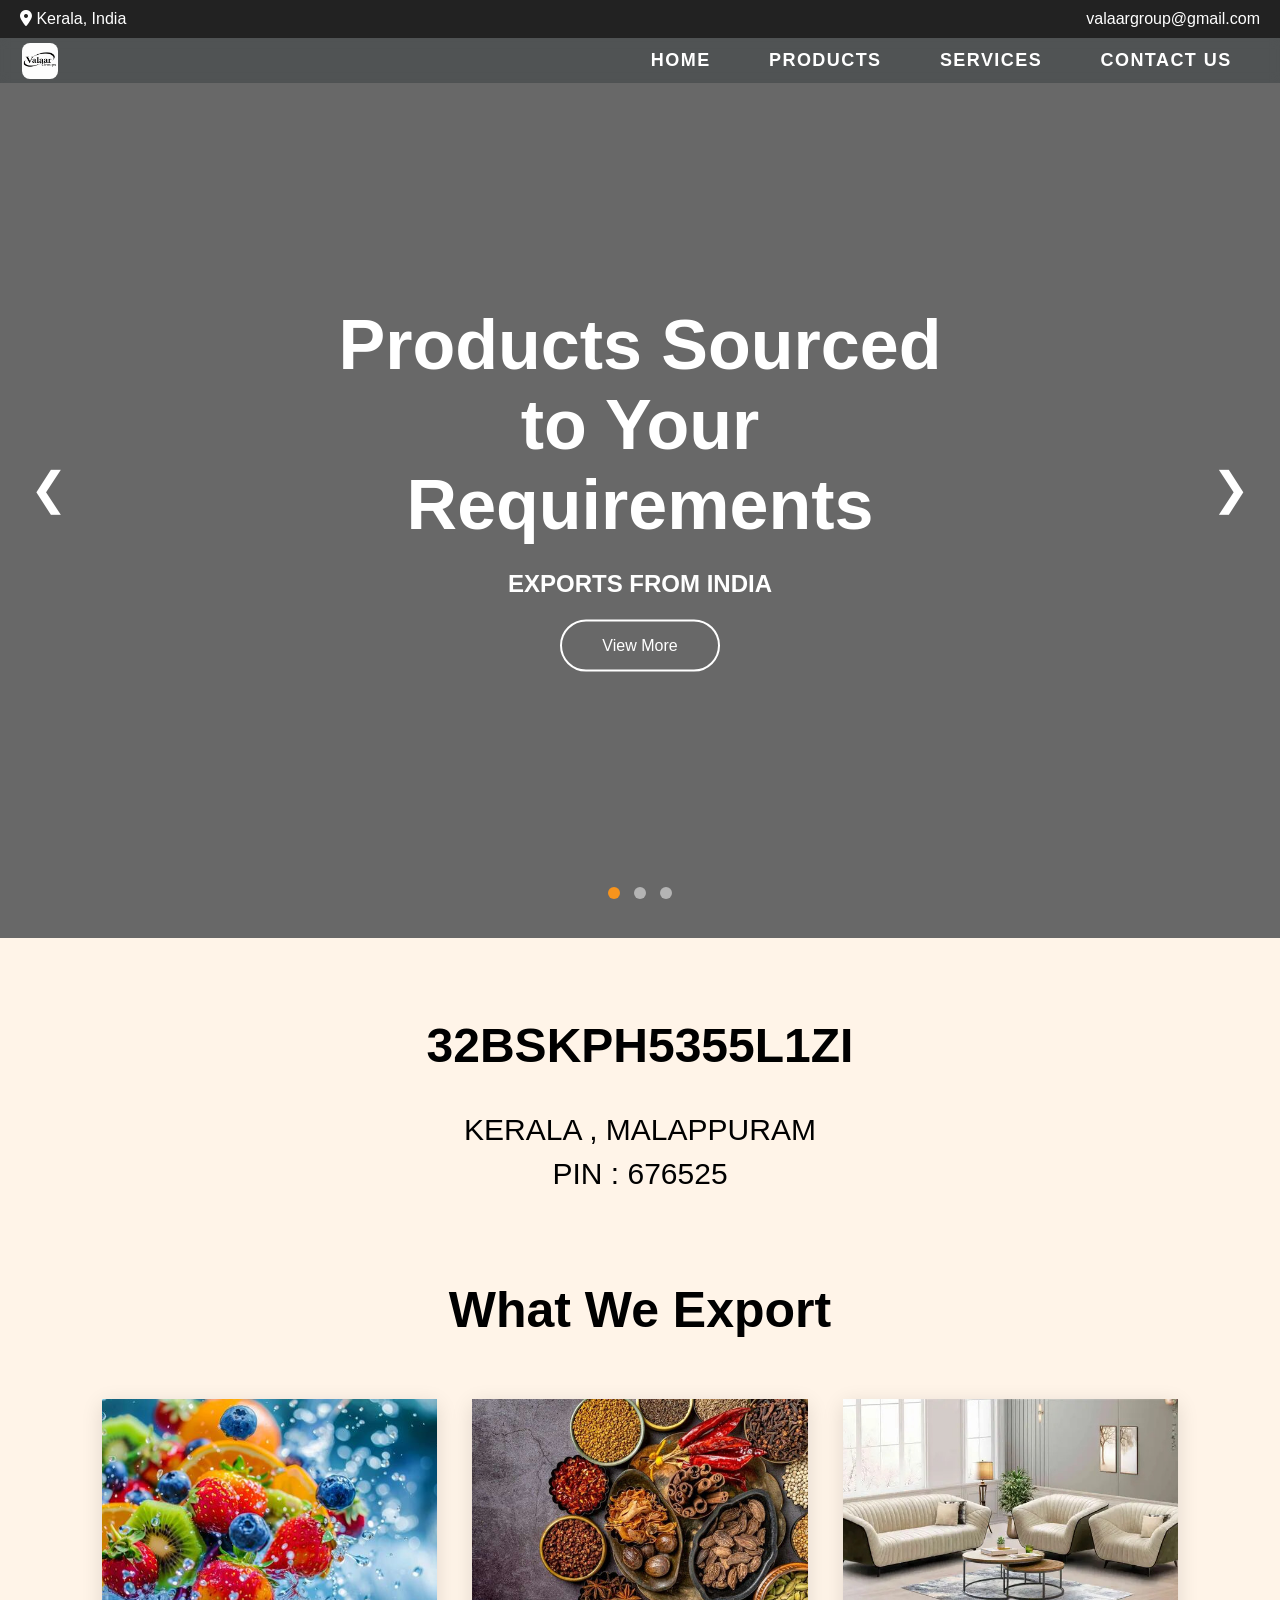
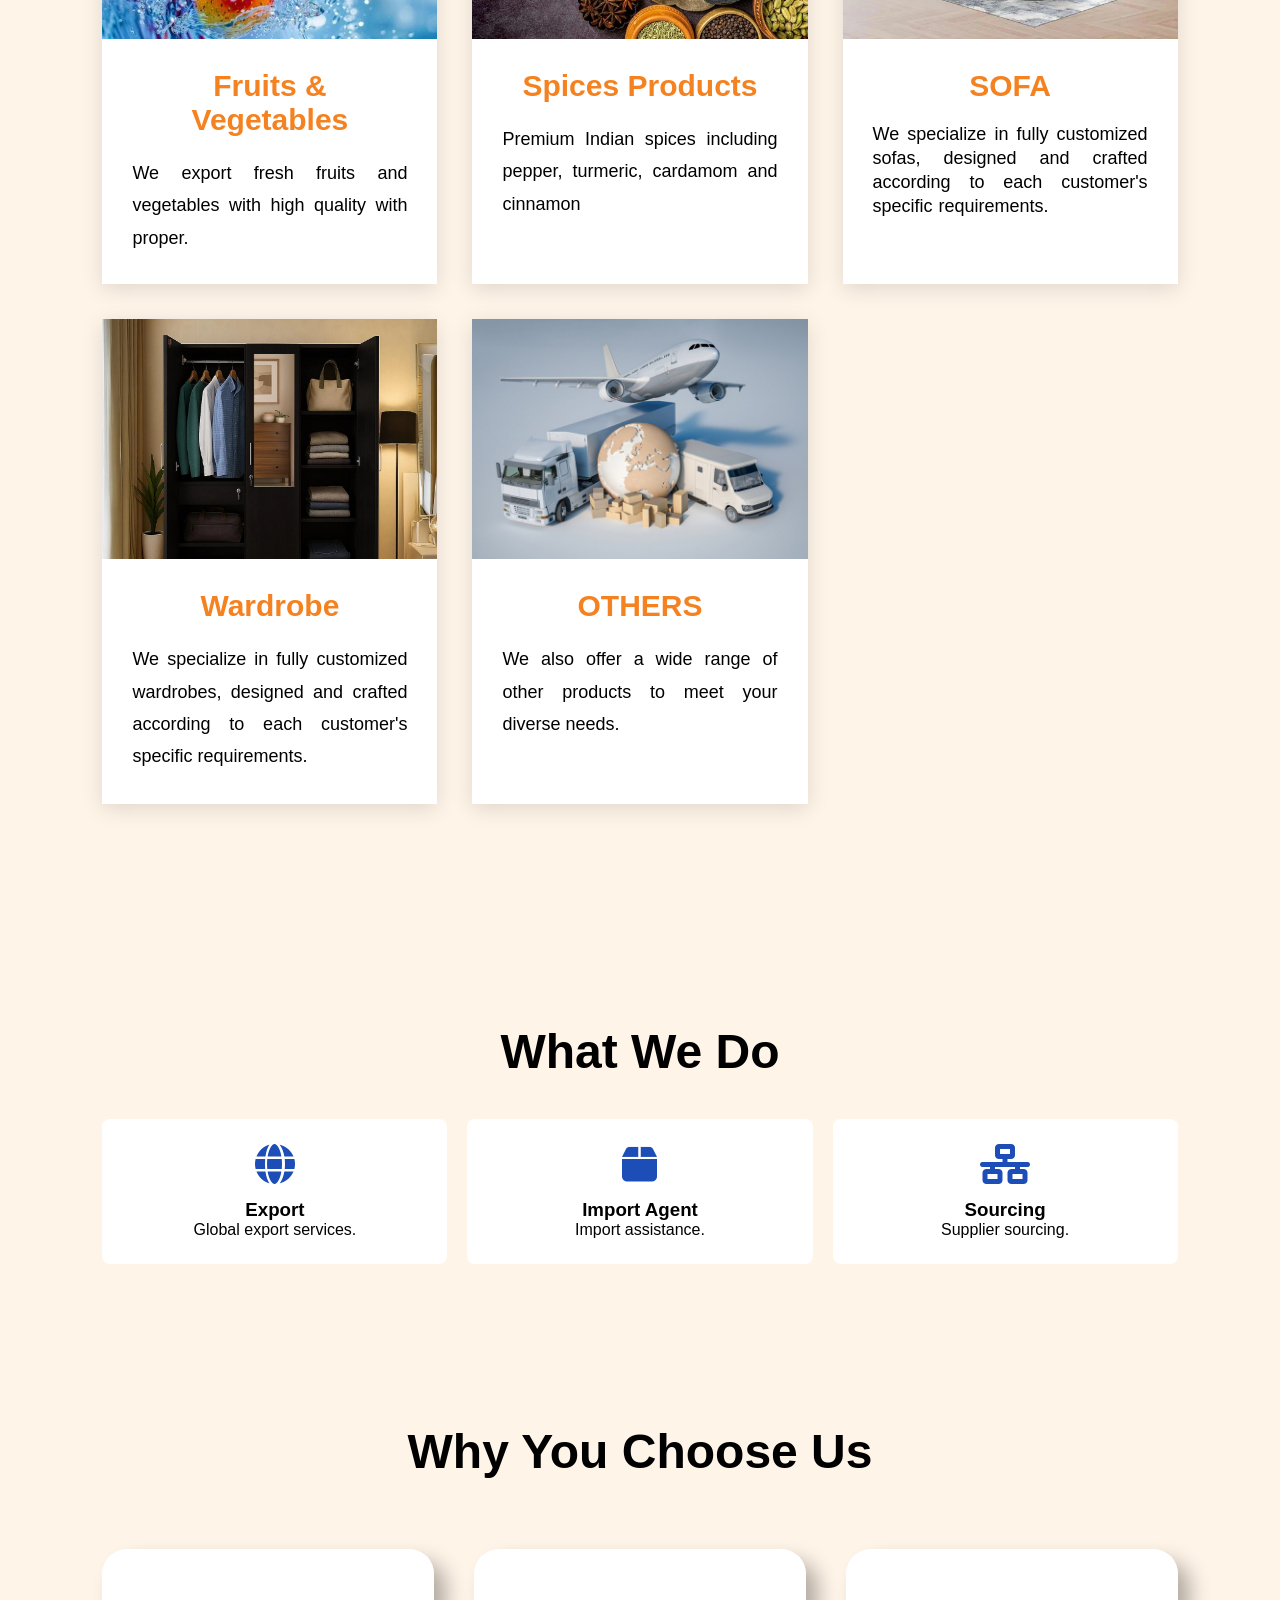
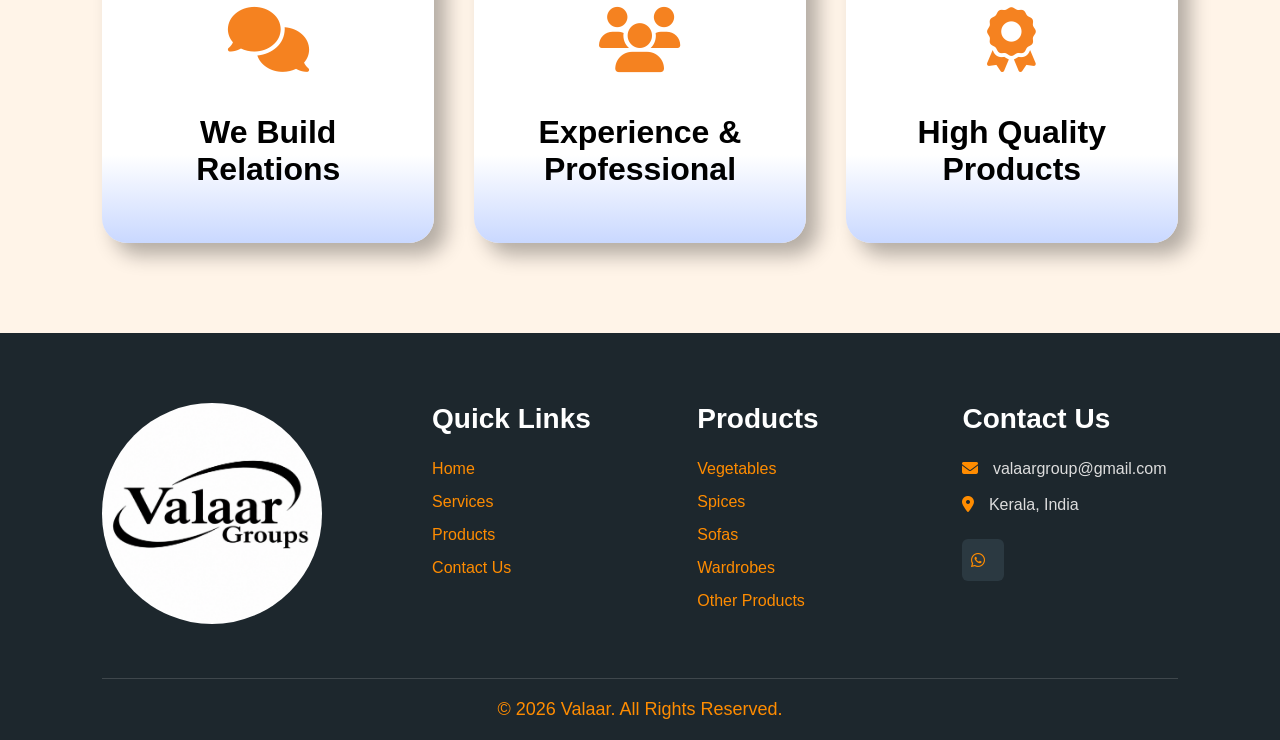
<file: index.html>
<!DOCTYPE html><html><head><meta charset='UTF-8'><meta name='viewport' content='width=device-width,initial-scale=1'>
<title>D Vertex</title><link rel='stylesheet' href='css/style.css'>
<a href="fruits.html" class="export-link">
<a href="spices.html" class="export-link">
<a href="sofa.html" class="export-link">
<a href="wardrobe.html" class="export-link">
<link rel="stylesheet" href="https://cdnjs.cloudflare.com/ajax/libs/font-awesome/6.6.0/css/all.min.css"></head>
<body id="top">
<div class="top-bar home-info-bar"><span><i class="fa fa-location-dot"></i> Kerala, India</span><span>valaargroup@gmail.com</span></div>

<section class="hero">
    <nav class="menu-bar hero-nav">
        <a href="index.html" class="menu-logo">
            <img src="images/Valaar Groups logo.png" alt="Valaar Groups home">
        </a>
    
        <ul>
            <li><a href="index.html" aria-current="page">HOME</a></li>
            <li><a href="#products">PRODUCTS</a></li>
            <li><a href="#services">SERVICES</a></li>
            <li><a href="contact.html">CONTACT US</a></li>
        </ul>
    </nav>

    <div class="slides">
    <div class="slide active">
        <picture>
            <source media="(max-width: 900px)" srcset="images/bed1-mobile.jpg">
            <img src="images/bed1.jpg" alt="Bed 1">
        </picture>
    </div>

    <div class="slide">
        <picture>
            <source media="(max-width: 900px)" srcset="images/bed2-mobile.jpg">
            <img src="images/bed2.jpg" alt="Bed 2">
        </picture>
    </div>

    <div class="slide">
        <picture>
            <source media="(max-width: 900px)" srcset="images/bed3-mobile.jpg">
            <img src="images/bed3.jpg" alt="Bed 3">
        </picture>
    </div>
</div>

    <div class="overlay"></div>

    <div class="hero-content">

        <h1>Products Sourced to Your Requirements</h1>
        <h2>EXPORTS FROM INDIA</h2>

        <a href="#membership" class="btn">View More</a>

    </div>

    <button class="prev">&#10094;</button>
    <button class="next">&#10095;</button>

    <div class="dots">
        <span class="dot active"></span>
        <span class="dot"></span>
        <span class="dot"></span>
    </div>

</section>

<section class="membership" id="membership">

   <!--<div class="container">

        <h2>Membership & Certification</h2>

        <div class="certificate-grid">

            <div class="certificate">
                <img src="images/gcci.png" alt="GCCI">
            </div>

            <div class="certificate">
                <img src="images/msme.png" alt="MSME">
            </div>

            <div class="certificate">
                <img src="images/udyam.png" alt="Udyam">
            </div>

        </div>

    </div>-->

    
    <div class="container">
        <h2>32BSKPH5355L1ZI</h2>
        <p>KERALA , MALAPPURAM</p>
        <P>PIN : 676525 </P>
    </div>


</section>


<section class="export-section" id="products">

    <h2>What We Export</h2>

    <div class="export-container">

        <!-- Card 1 -->
        <a href="fruits.html" class="export-link">
            <div class="export-card">

                <img src="images/fruits.jpg" alt="Fruits">

                <div class="card-content">
                    <h3>Fruits & Vegetables</h3>

                    <p>
                        We export fresh fruits and vegetables with high quality with
                        proper.
                    </p>
                </div>

            </div>
        </a>

        <!-- Card 2 -->
        <a href="spices.html" class="export-link">
            <div class="export-card">

                <img src="images/spices.jpg" alt="Spices">

                <div class="card-content">
                    <h3>Spices Products</h3>

                    <p>
                        Premium Indian spices including pepper, turmeric,
                        cardamom and cinnamon
                    </p>
                </div>

            </div>
        </a>

        <!-- Card 3 -->
        <a href="sofa.html" class="export-link">
            <div class="export-card">

                <img src="images/Sofa/Champagne Cream.jpg" alt="Grocery">

                <div class="card-content">
                    <h3>SOFA</h3>

                    <p>
                        We specialize in fully customized sofas, designed and crafted according to each customer's specific requirements.
                    </p>
                </div>

            </div>
        </a>
        <!-- Card 4 -->
        <a href="wardrobe.html" class="export-link">
            <div class="export-card">

                <img src="images/Almara/Matte Black Wooden Wardrobe.jpg" alt="Grocery">

                <div class="card-content">
                    <h3>Wardrobe</h3>

                    <p>
                       We specialize in fully customized wardrobes, designed and crafted according to each customer's specific requirements.
                    </p>
                </div>

            </div>
        </a>
         <!-- Card 5 -->
        <a href="contact.html" class="export-link">
            <div class="export-card">

                <img src="images/OTHERS.jpg" alt="Other Products">

                <div class="card-content">
                    <h3>OTHERS</h3> 

                    <p>
                        We also offer a wide range of other products to meet your diverse needs.
                    </p>
                </div>

            </div>
        </a>

    </div>

</section>


<section class="what" id="services">
    <h2>What We Do</h2>

    <div class="grid">
        <div class="card">
            <i class="fa fa-globe"></i>
            <h3>Export</h3>
            <p>Global export services.</p>
        </div>

        <div class="card">
            <i class="fa fa-box"></i>
            <h3>Import Agent</h3>
            <p>Import assistance.</p>
        </div>

       <!--v class="card">
            <i class="fa fa-users"></i>
            <h3>Consultancy</h3>
            <p>Training &amp; consultancy.</p>
        </div>-->

        <div class="card">
            <i class="fa fa-network-wired"></i>
            <h3>Sourcing</h3>
            <p>Supplier sourcing.</p>
        </div>
    </div>
</section>

<section class="choose-us">

    <div class="container">

        <h2>Why You Choose Us</h2>

        <div class="choose-grid">

            <!-- Card 1 -->
            <div class="choose-card">

                <div class="icon">
                    <i class="fas fa-comments"></i>
                </div>

                <h3>We Build Relations</h3>

            </div>

            <!-- Card 2 -->
            <div class="choose-card">

                <div class="icon">
                    <i class="fas fa-users"></i>
                </div>

                <h3>Experience & Professional</h3>

            </div>

            <!-- Card 3 -->
            <div class="choose-card">

                <div class="icon">
                    <i class="fas fa-award"></i>
                </div>

                <h3>High Quality Products</h3>

            </div>

        </div>

    </div>

</section>

<footer class="footer">

    <div class="footer-container">

        <!-- Logo -->
        <div class="footer-box">

            <img src="images/Valaar Groups logo.png" alt="Valaar groups Logo" class="footer-logo">

        </div>

        <!-- Quick Links -->
        <div class="footer-box">

            <h3>Quick Links</h3>

            <ul>
                <li><a href="#top">Home</a></li>
                <li><a href="#services">Services</a></li>
                <li><a href="#products">Products</a></li>
                <li><a href="contact.html">Contact Us</a></li>
            </ul>

        </div>

        <!-- Products -->
        <div class="footer-box">

            <h3>Products</h3>

            <ul>
                <li><a href="fruits.html">Vegetables</a></li>
                <li><a href="spices.html">Spices</a></li>
                <li><a href="sofa.html">Sofas</a></li>
                <li><a href="wardrobe.html">Wardrobes</a></li>
                <li><a href="contact.html">Other Products</a></li>
            </ul>

        </div>

        <!-- Contact -->
        <div class="footer-box">

            <h3>Contact Us</h3>

            <p>
                <i class="fas fa-envelope"></i>
                valaargroup@gmail.com
            </p>

            <p>
                <i class="fas fa-map-marker-alt"></i>
                Kerala, India
            </p>

            <div class="social-icons">

                <!--<a href="#"><i class="fab fa-facebook-f"></i></a>

                <a href="#"><i class="fab fa-instagram"></i></a>

                <a href="#"><i class="fab fa-linkedin-in"></i></a>-->

                <a href="https://wa.me/918281296119" aria-label="Chat with us on WhatsApp">
                    <i class="fab fa-whatsapp" aria-hidden="true"></i>
                </a>

            </div>

        </div>

    </div>

    <div class="copyright">

        © 2026 Valaar. All Rights Reserved.

    </div>

</footer>
<script src="js/script.js"></script>

</body>
</html>
</file>
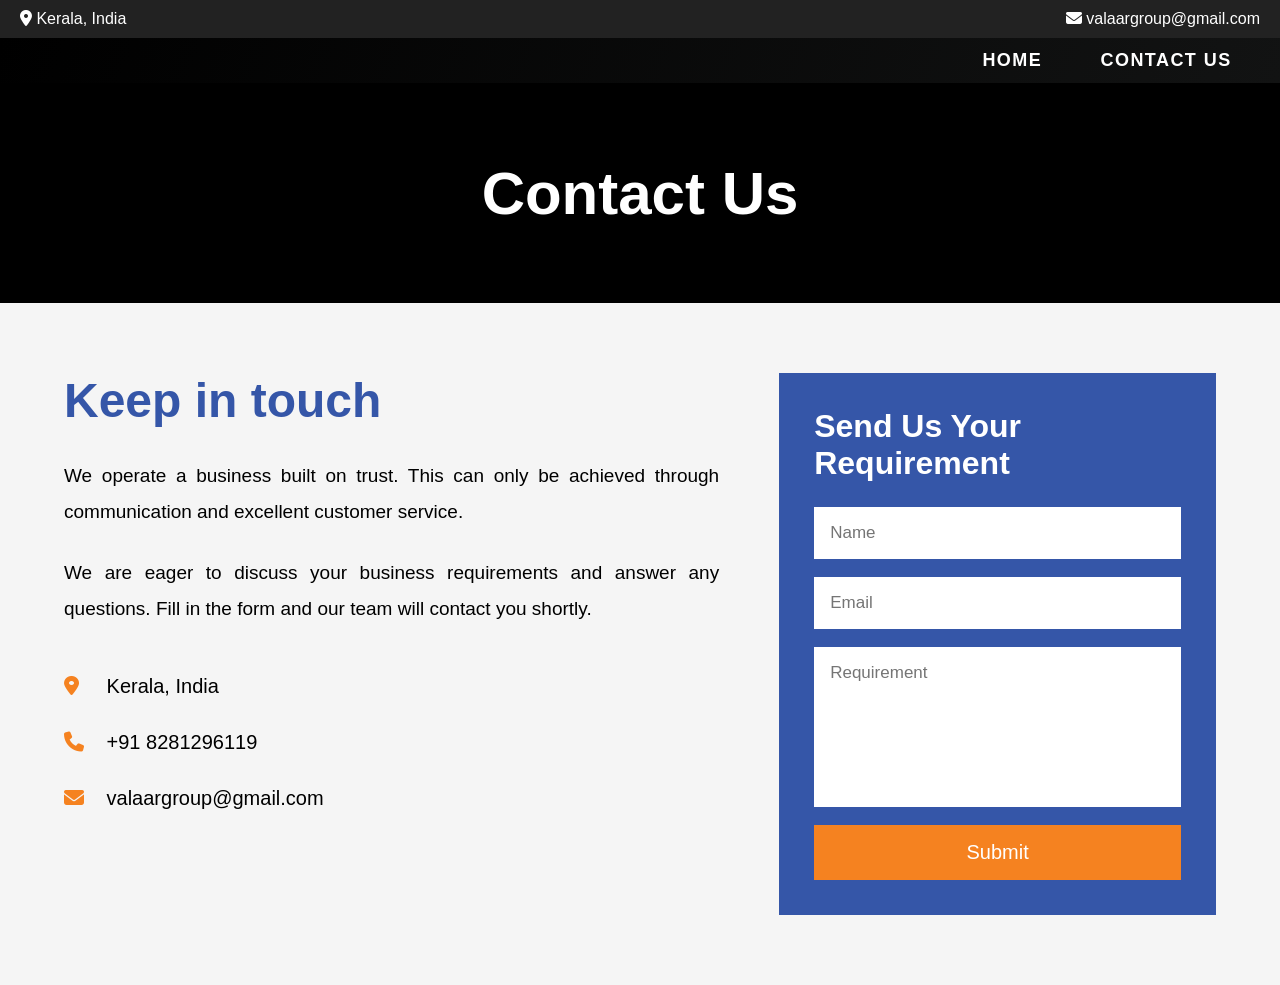
<file: contact.html>
<!DOCTYPE html>
<html lang="en">

<head>

<meta charset="UTF-8">
<meta name="viewport" content="width=device-width, initial-scale=1.0">

<title>Contact Us | D Vertex</title>

<link rel="stylesheet" href="css/style.css">

<link rel="stylesheet"
href="https://cdnjs.cloudflare.com/ajax/libs/font-awesome/6.6.0/css/all.min.css">

</head>

<body>

<!-- Top Bar -->

<div class="top-bar">

    <div class="top-left">
        <i class="fas fa-map-marker-alt"></i> Kerala, India
    </div>

    <div class="top-right">
        <i class="fas fa-envelope"></i> valaargroup@gmail.com
    </div>

</div>

<!-- Navigation -->

<nav class="menu-bar">


<ul>

<li><a href="index.html">HOME</a></li>

<li><a href="contact.html" class="active">CONTACT US</a></li>

</ul>

</nav>

<!-- Banner -->

<section class="contact-banner">

<h1>Contact Us</h1>

</section>

<!-- Contact Section -->

<section class="contact-wrapper">

<div class="contact-left">

<h2>Keep in touch</h2>

<p>

We operate a business built on trust. This can only be achieved through
communication and excellent customer service.

</p>

<p>

We are eager to discuss your business requirements and answer any questions.
Fill in the form and our team will contact you shortly.

</p>

<div class="contact-details">

<p><i class="fas fa-map-marker-alt"></i> Kerala, India</p>

<p><i class="fas fa-phone"></i> +91 8281296119</p>

<p><i class="fas fa-envelope"></i> valaargroup@gmail.com</p>

</div>

</div>

<div class="contact-right">

<h3>Send Us Your Requirement</h3>

<form action="https://api.web3forms.com/submit" method="POST">
  <input type="hidden" name="access_key" value="1cdd845a-8805-4624-88c1-51f4897ccc64">
  <input placeholder="Name" type="text" name="name" required>
  <input placeholder="Email" type="email" name="email" required>
  <textarea placeholder="Requirement" name="message" required></textarea>
  <button type="submit">Submit</button>
</form>

</div>

</section>

</body>

</html>
</file>
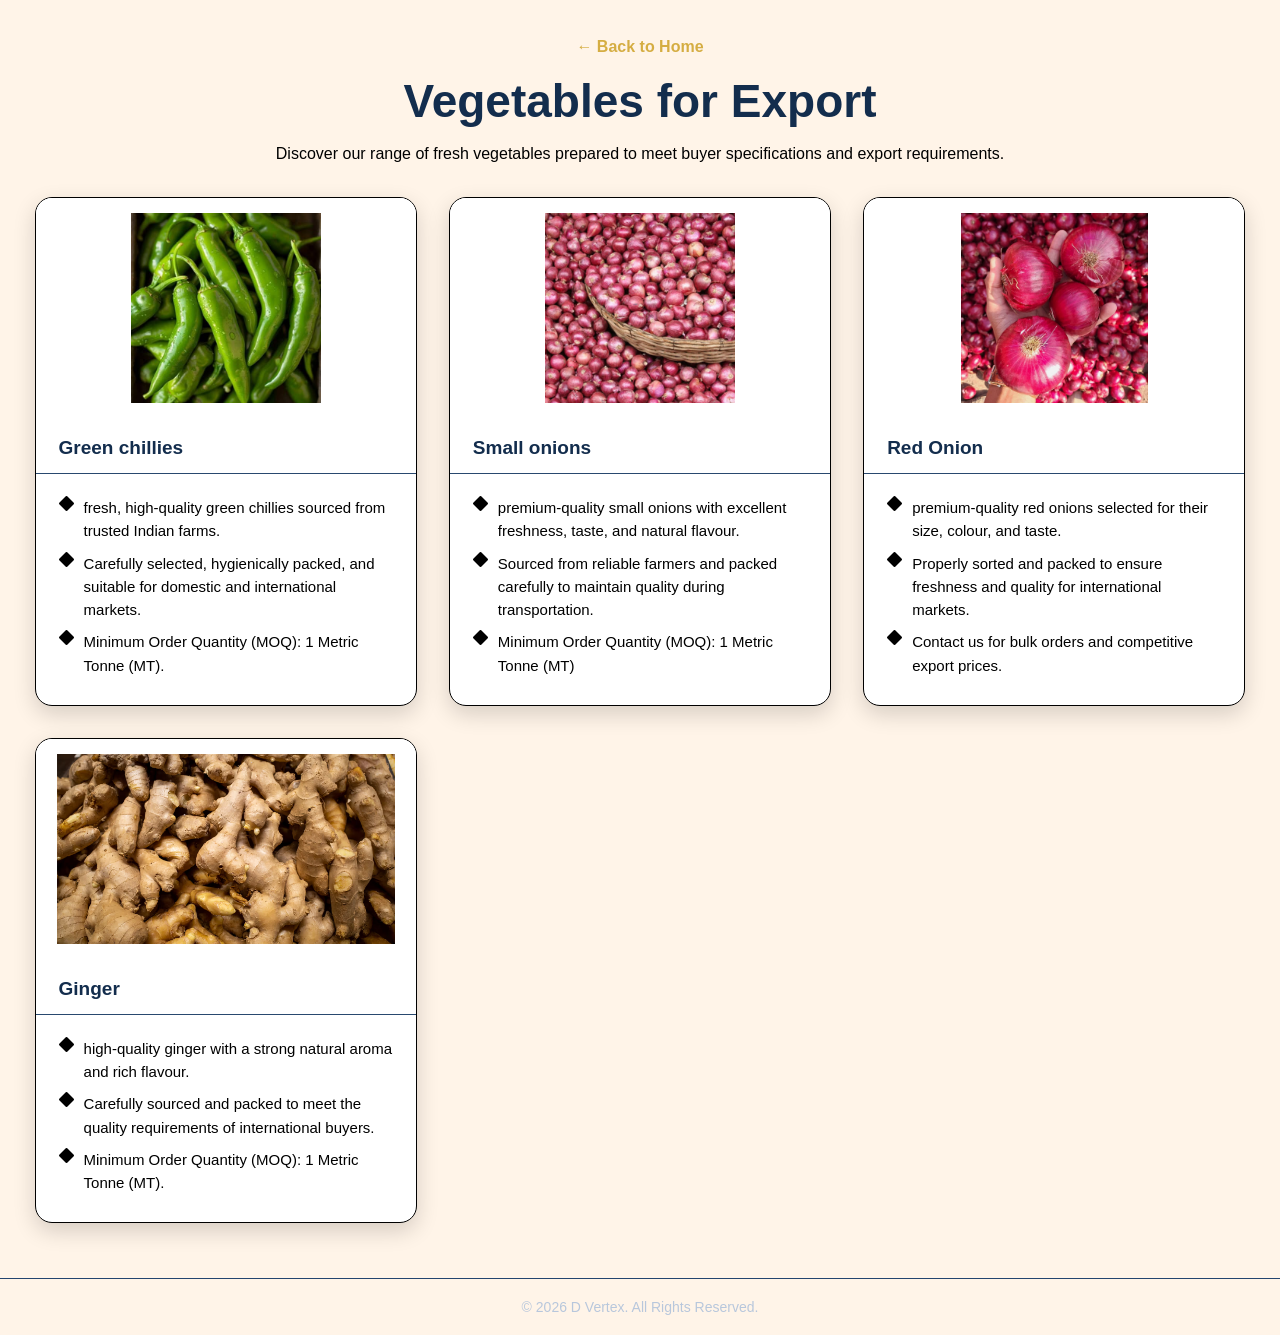
<file: fruits.html>
<!DOCTYPE html>
<html lang="en">
<head>
    <meta charset="UTF-8">
    <meta name="viewport" content="width=device-width, initial-scale=1.0">
    <title>Vegetables for Export | D Vertex</title>
    <link rel="stylesheet" href="css/category.css">
    <link rel="stylesheet" href="https://cdnjs.cloudflare.com/ajax/libs/font-awesome/6.6.0/css/all.min.css">
</head>
<body>
    <header class="page-header">
        <a class="back-link" href="index.html">← Back to Home</a>
        <h1>Vegetables for Export</h1>
        <p>Discover our range of fresh vegetables prepared to meet buyer specifications and export requirements.</p>
    </header>

    <main class="product-section">
        <div class="product-grid">

        <article class="product-card">
            <div class="product-image">
                <img src="images/Green chillies.jpg" alt="Fresh Oresh, high-quality green chillies sourced from trusted Indian farmsnion" loading="lazy">
                <a class="enquiry-link" href="contact.html">Enquire</a>
            </div>
            <h2 class="product-title">Green chillies</h2>
            <ul class="product-details">
                    <li><i class="fa-solid fa-diamond"></i><span>fresh, high-quality green chillies sourced from trusted Indian farms.</span></li>
                    <li><i class="fa-solid fa-diamond"></i><span>Carefully selected, hygienically packed, and suitable for domestic and international markets.</span></li>
                    <li><i class="fa-solid fa-diamond"></i><span>Minimum Order Quantity (MOQ): 1 Metric Tonne (MT).</span></li>
            </ul>
        </article>
        <article class="product-card">
            <div class="product-image">
                <img src="images/Small onions.jpg" alt="Potato" loading="lazy">
                <a class="enquiry-link" href="mailto:info@dvertex.com?subject=Product%20enquiry%20-%20Potato">Enquire <span aria-hidden="true">→</span></a>
            </div>
            <h2 class="product-title">Small onions</h2>
            <ul class="product-details">
                    <li><i class="fa-solid fa-diamond"></i><span> premium-quality small onions with excellent freshness, taste, and natural flavour.</span></li>
                    <li><i class="fa-solid fa-diamond"></i><span>Sourced from reliable farmers and packed carefully to maintain quality during transportation.</span></li>
                    <li><i class="fa-solid fa-diamond"></i><span>Minimum Order Quantity (MOQ): 1 Metric Tonne (MT)</span></li>
            </ul>
        </article>
        <article class="product-card">
            <div class="product-image">
                <img src="images/Red Onion.jpg" alt="Tomato" loading="lazy">
                <a class="enquiry-link" href="contact.html">Enquire</a>
            </div>
            <h2 class="product-title">Red Onion</h2>
            <ul class="product-details">
                    <li><i class="fa-solid fa-diamond"></i><span>premium-quality red onions selected for their size, colour, and taste.</span></li>
                    <li><i class="fa-solid fa-diamond"></i><span>Properly sorted and packed to ensure freshness and quality for international markets.</span></li>
                    <li><i class="fa-solid fa-diamond"></i><span>Contact us for bulk orders and competitive export prices.</span></li>
            </ul>
        </article>
        <article class="product-card">
            <div class="product-image">
                <img src="images/Ginger.avif" alt="Ginger" loading="lazy">
                <a class="enquiry-link" href="contact.html">Enquire</a>
            </div>
            <h2 class="product-title">Ginger</h2>
            <ul class="product-details">
                    <li><i class="fa-solid fa-diamond"></i><span> high-quality ginger with a strong natural aroma and rich flavour.</span></li>
                    <li><i class="fa-solid fa-diamond"></i><span>Carefully sourced and packed to meet the quality requirements of international buyers.</span></li>
                    <li><i class="fa-solid fa-diamond"></i><span>Minimum Order Quantity (MOQ): 1 Metric Tonne (MT).</span></li>
            </ul>
        </article>
        
        
        </div>
    </main>

    <footer class="page-footer">
        © 2026 D Vertex. All Rights Reserved.
    </footer>
</body>
</html>
</file>
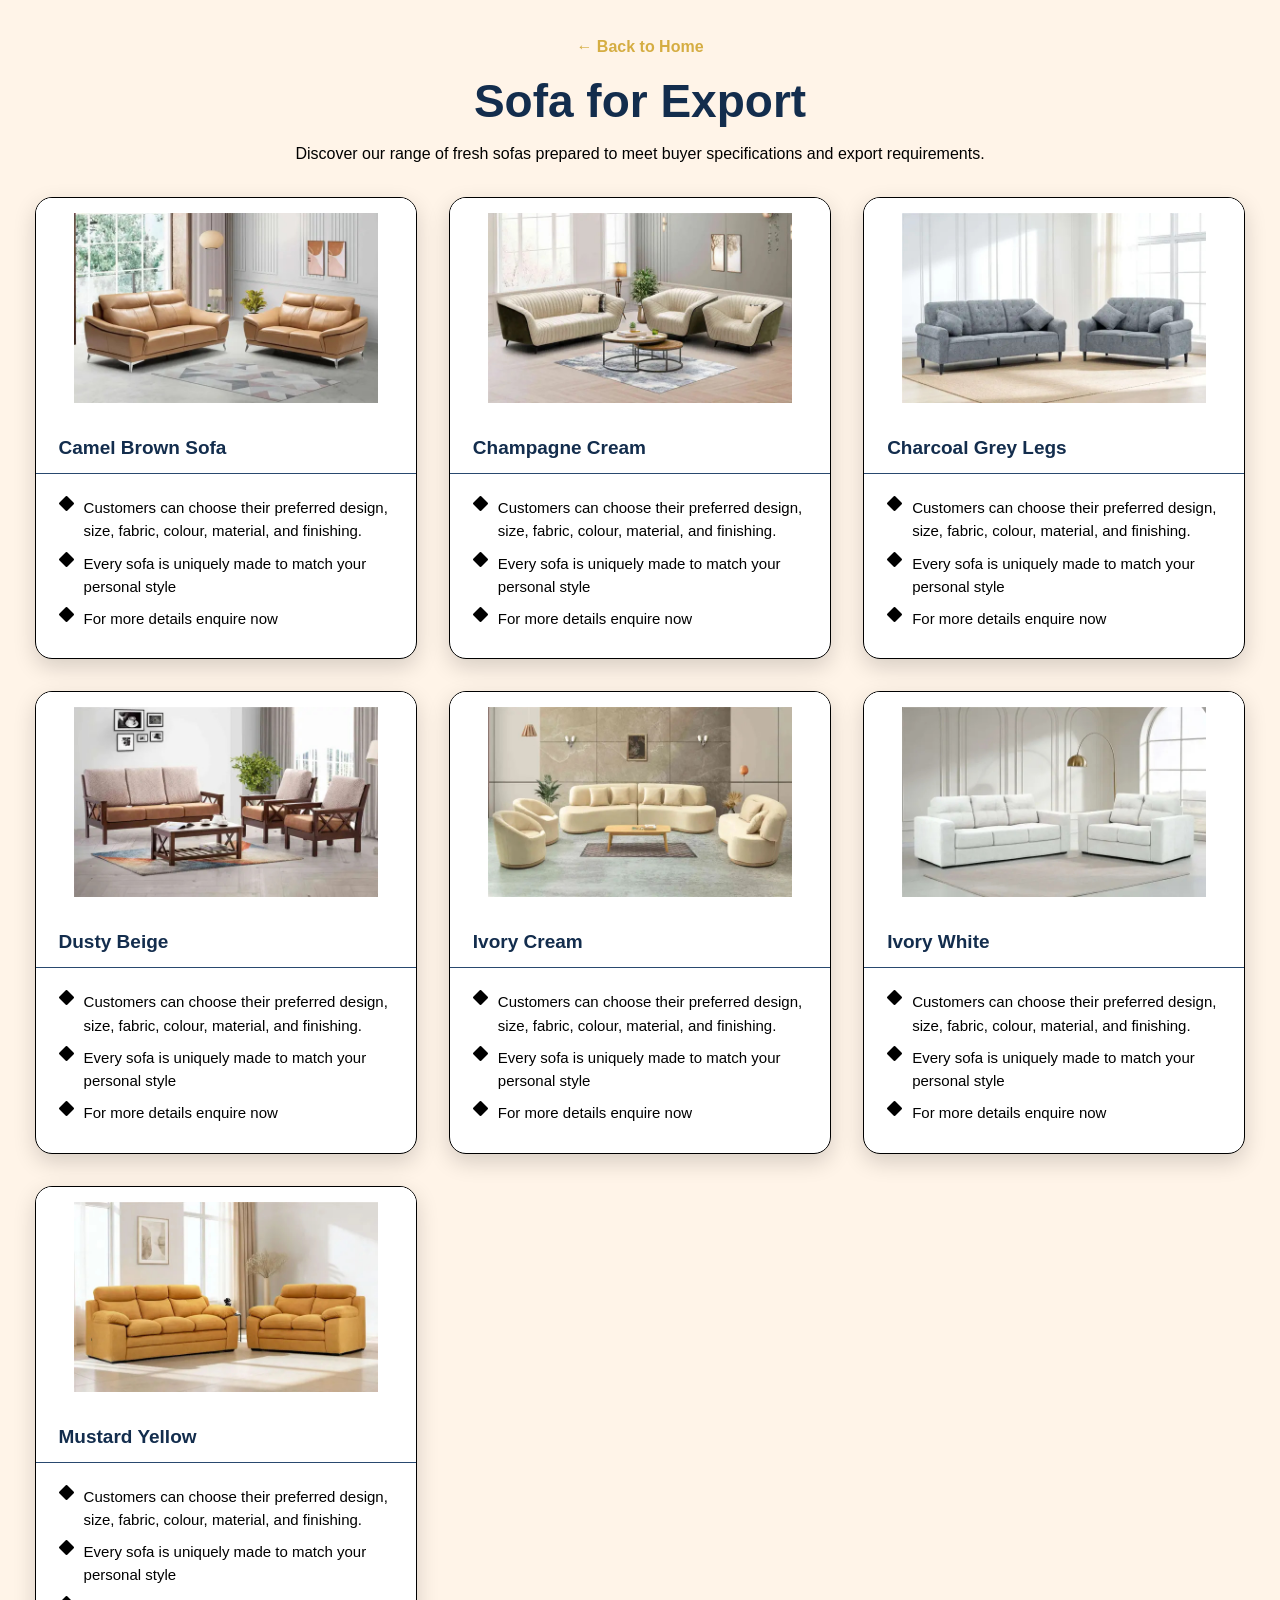
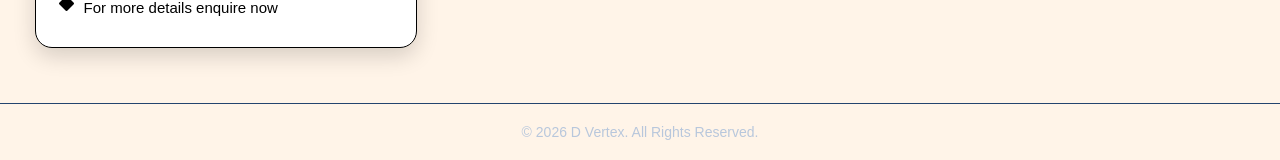
<file: sofa.html>
<!DOCTYPE html>
<html lang="en">
<head>
    <meta charset="UTF-8">
    <meta name="viewport" content="width=device-width, initial-scale=1.0">
    <title>SOFA for Export | D Vertex</title>
    <link rel="stylesheet" href="css/category.css">
    <link rel="stylesheet" href="https://cdnjs.cloudflare.com/ajax/libs/font-awesome/6.6.0/css/all.min.css">
</head>
<body>
    <header class="page-header">
        <a class="back-link" href="index.html">← Back to Home</a>
        <h1>Sofa for Export</h1>
        <p>Discover our range of fresh sofas prepared to meet buyer specifications and export requirements.</p>
    </header>

    <main class="product-section">
        <div class="product-grid">

        <article class="product-card">
            <div class="product-image">
                <img src="images/Sofa/Camel Brown.jpg" alt="Fresh Oresh, high-quality green chillies sourced from trusted Indian farmsnion" loading="lazy">
                <a class="enquiry-link" href="contact.html">Enquire</a>
            </div>
            <h2 class="product-title">Camel Brown Sofa</h2>
            <ul class="product-details">
                    <li><i class="fa-solid fa-diamond"></i><span>Customers can choose their preferred design, size, fabric, colour, material, and finishing.</span></li>
                    <li><i class="fa-solid fa-diamond"></i><span>Every sofa is uniquely made to match your personal style</span></li>
                    <li><i class="fa-solid fa-diamond"></i><span>For more details enquire now</span></li>
            </ul>
        </article>
        <article class="product-card">
            <div class="product-image">
                <img src="images/Sofa/Champagne Cream.jpg" alt="Fresh Oresh, high-quality green chillies sourced from trusted Indian farmsnion" loading="lazy">
                <a class="enquiry-link" href="contact.html">Enquire</a>
            </div>
            <h2 class="product-title">Champagne Cream</h2>
            <ul class="product-details">
                    <li><i class="fa-solid fa-diamond"></i><span>Customers can choose their preferred design, size, fabric, colour, material, and finishing.</span></li>
                    <li><i class="fa-solid fa-diamond"></i><span>Every sofa is uniquely made to match your personal style</span></li>
                    <li><i class="fa-solid fa-diamond"></i><span>For more details enquire now</span></li>
            </ul>
        </article>
        <article class="product-card">
            <div class="product-image">
                <img src="images/Sofa/Charcoal grey legs.jpg" alt="Fresh Oresh, high-quality green chillies sourced from trusted Indian farmsnion" loading="lazy">
                <a class="enquiry-link" href="contact.html">Enquire</a>
            </div>
            <h2 class="product-title">Charcoal Grey Legs</h2>
            <ul class="product-details">
                    <li><i class="fa-solid fa-diamond"></i><span>Customers can choose their preferred design, size, fabric, colour, material, and finishing.</span></li>
                    <li><i class="fa-solid fa-diamond"></i><span>Every sofa is uniquely made to match your personal style</span></li>
                    <li><i class="fa-solid fa-diamond"></i><span>For more details enquire now</span></li>
            </ul>
        </article>
        <article class="product-card">
            <div class="product-image">
                <img src="images/Sofa/Dusty Beige.jpg" alt="Fresh Oresh, high-quality green chillies sourced from trusted Indian farmsnion" loading="lazy">
                <a class="enquiry-link" href="contact.html">Enquire</a>
            </div>
            <h2 class="product-title">Dusty Beige</h2>
            <ul class="product-details">
                    <li><i class="fa-solid fa-diamond"></i><span>Customers can choose their preferred design, size, fabric, colour, material, and finishing.</span></li>
                    <li><i class="fa-solid fa-diamond"></i><span>Every sofa is uniquely made to match your personal style</span></li>
                    <li><i class="fa-solid fa-diamond"></i><span>For more details enquire now</span></li>
            </ul>
        </article>
        <article class="product-card">
            <div class="product-image">
                <img src="images/Sofa/Ivory Cream.jpg" alt="Fresh Oresh, high-quality green chillies sourced from trusted Indian farmsnion" loading="lazy">
                <a class="enquiry-link" href="contact.html">Enquire</a>
            </div>
            <h2 class="product-title">Ivory Cream</h2>
            <ul class="product-details">
                    <li><i class="fa-solid fa-diamond"></i><span>Customers can choose their preferred design, size, fabric, colour, material, and finishing.</span></li>
                    <li><i class="fa-solid fa-diamond"></i><span>Every sofa is uniquely made to match your personal style</span></li>
                    <li><i class="fa-solid fa-diamond"></i><span>For more details enquire now</span></li>
            </ul>
        </article>
        <article class="product-card">
            <div class="product-image">
                <img src="images/Sofa/Ivory White.jpg" alt="Fresh Oresh, high-quality green chillies sourced from trusted Indian farmsnion" loading="lazy">
                <a class="enquiry-link" href="contact.html">Enquire</a>
            </div>
            <h2 class="product-title">Ivory White</h2>
            <ul class="product-details">
                    <li><i class="fa-solid fa-diamond"></i><span>Customers can choose their preferred design, size, fabric, colour, material, and finishing.</span></li>
                    <li><i class="fa-solid fa-diamond"></i><span>Every sofa is uniquely made to match your personal style</span></li>
                    <li><i class="fa-solid fa-diamond"></i><span>For more details enquire now</span></li>
            </ul>
        </article>
        <article class="product-card">
            <div class="product-image">
                <img src="images/Sofa/Mustard Yellow  Golden Tan.jpg    " alt="Fresh Oresh, high-quality green chillies sourced from trusted Indian farmsnion" loading="lazy">
                <a class="enquiry-link" href="contact.html">Enquire</a>
            </div>
            <h2 class="product-title">Mustard Yellow</h2>
            <ul class="product-details">
                    <li><i class="fa-solid fa-diamond"></i><span>Customers can choose their preferred design, size, fabric, colour, material, and finishing.</span></li>
                    <li><i class="fa-solid fa-diamond"></i><span>Every sofa is uniquely made to match your personal style</span></li>
                    <li><i class="fa-solid fa-diamond"></i><span>For more details enquire now</span></li>
            </ul>
        </article>
        
        
        
        </div>
    </main>

    <footer class="page-footer">
        © 2026 D Vertex. All Rights Reserved.
    </footer>
</body>
</html>
</file>
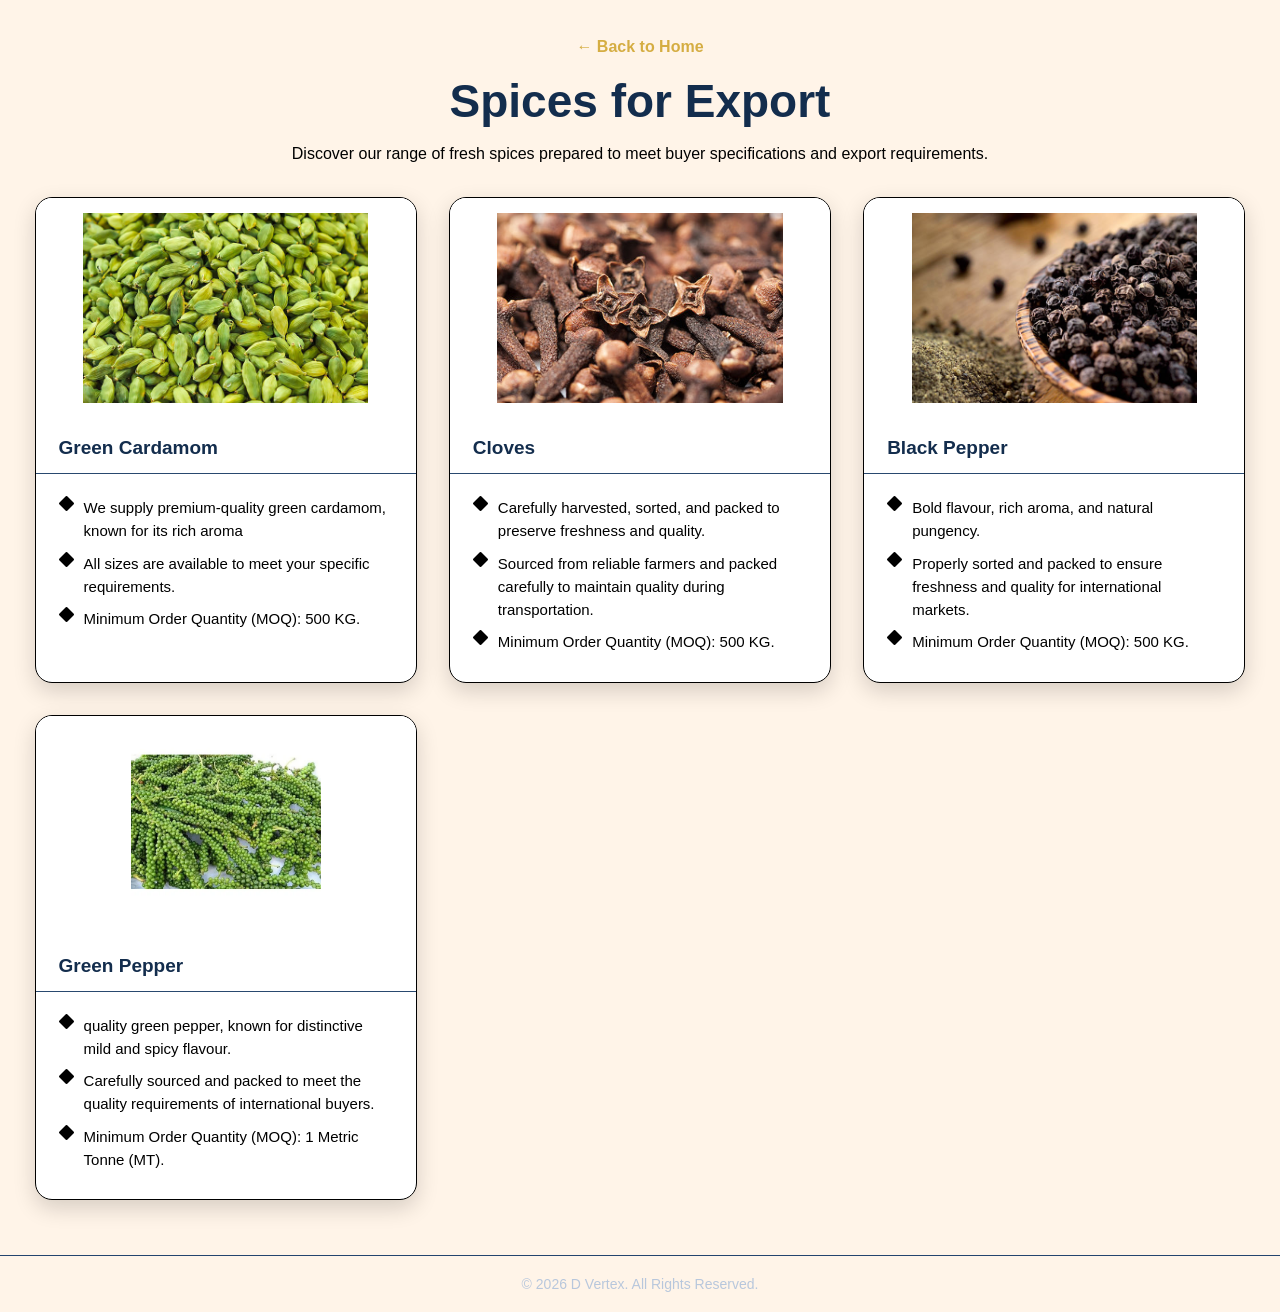
<file: spices.html>
<!DOCTYPE html>
<html lang="en">
<head>
    <meta charset="UTF-8">
    <meta name="viewport" content="width=device-width, initial-scale=1.0">
    <title>Spices for Export | D Vertex</title>
    <link rel="stylesheet" href="css/category.css">
    <link rel="stylesheet" href="https://cdnjs.cloudflare.com/ajax/libs/font-awesome/6.6.0/css/all.min.css">
</head>
<body>
    <header class="page-header">
        <a class="back-link" href="index.html">← Back to Home</a>
        <h1>Spices for Export</h1>
        <p>Discover our range of fresh spices prepared to meet buyer specifications and export requirements.</p>
    </header>

    <main class="product-section">
        <div class="product-grid">

        <article class="product-card">
            <div class="product-image">
                <img src="images/cardamom.jpg" alt="Fresh Oresh, high-quality green chillies sourced from trusted Indian farmsnion" loading="lazy">
                <a class="enquiry-link" href="contact.html">Enquire</a>
            </div>
            <h2 class="product-title">Green Cardamom</h2>
            <ul class="product-details">
                    <li><i class="fa-solid fa-diamond"></i><span>We supply premium-quality green cardamom, known for its rich aroma</span></li>
                    <li><i class="fa-solid fa-diamond"></i><span>All sizes are available to meet your specific requirements.</span></li>
                    <li><i class="fa-solid fa-diamond"></i><span>Minimum Order Quantity (MOQ): 500 KG.</span></li>
            </ul>
        </article>
        <article class="product-card">
            <div class="product-image">
                <img src="images/cloves.jpg" alt="Potato" loading="lazy">
                <a class="enquiry-link" href="contact.html">Enquire</a>
            </div>
            <h2 class="product-title">Cloves</h2>
            <ul class="product-details">
                    <li><i class="fa-solid fa-diamond"></i><span>Carefully harvested, sorted, and packed to preserve freshness and quality.</span></li>
                    <li><i class="fa-solid fa-diamond"></i><span>Sourced from reliable farmers and packed carefully to maintain quality during transportation.</span></li>
                    <li><i class="fa-solid fa-diamond"></i><span>Minimum Order Quantity (MOQ): 500 KG.</span></li>
            </ul>
        </article>
        <article class="product-card">
            <div class="product-image">
                <img src="images/black pepper.jpg" alt="Tomato" loading="lazy">
                <a class="enquiry-link" href="contact.html">Enquire</a>
            </div>
            <h2 class="product-title">Black Pepper</h2>
            <ul class="product-details">
                    <li><i class="fa-solid fa-diamond"></i><span>Bold flavour, rich aroma, and natural pungency.</span></li>
                    <li><i class="fa-solid fa-diamond"></i><span>Properly sorted and packed to ensure freshness and quality for international markets.</span></li>
                    <li><i class="fa-solid fa-diamond"></i><span>Minimum Order Quantity (MOQ): 500 KG.</span></li>
            </ul>
        </article>
        <article class="product-card">
            <div class="product-image">
                <img src="images/green pepper.webp" alt="Ginger" loading="lazy">
                <a class="enquiry-link" href="contact.html">Enquire</a>
            </div>
            <h2 class="product-title">Green Pepper</h2>
            <ul class="product-details">
                    <li><i class="fa-solid fa-diamond"></i><span>quality green pepper, known for distinctive mild and spicy flavour.</span></li>
                    <li><i class="fa-solid fa-diamond"></i><span>Carefully sourced and packed to meet the quality requirements of international buyers.</span></li>
                    <li><i class="fa-solid fa-diamond"></i><span>Minimum Order Quantity (MOQ): 1 Metric Tonne (MT).</span></li>
            </ul>
        </article>
        
        
        </div>
    </main>

    <footer class="page-footer">
        © 2026 D Vertex. All Rights Reserved.
    </footer>
</body>
</html>
</file>
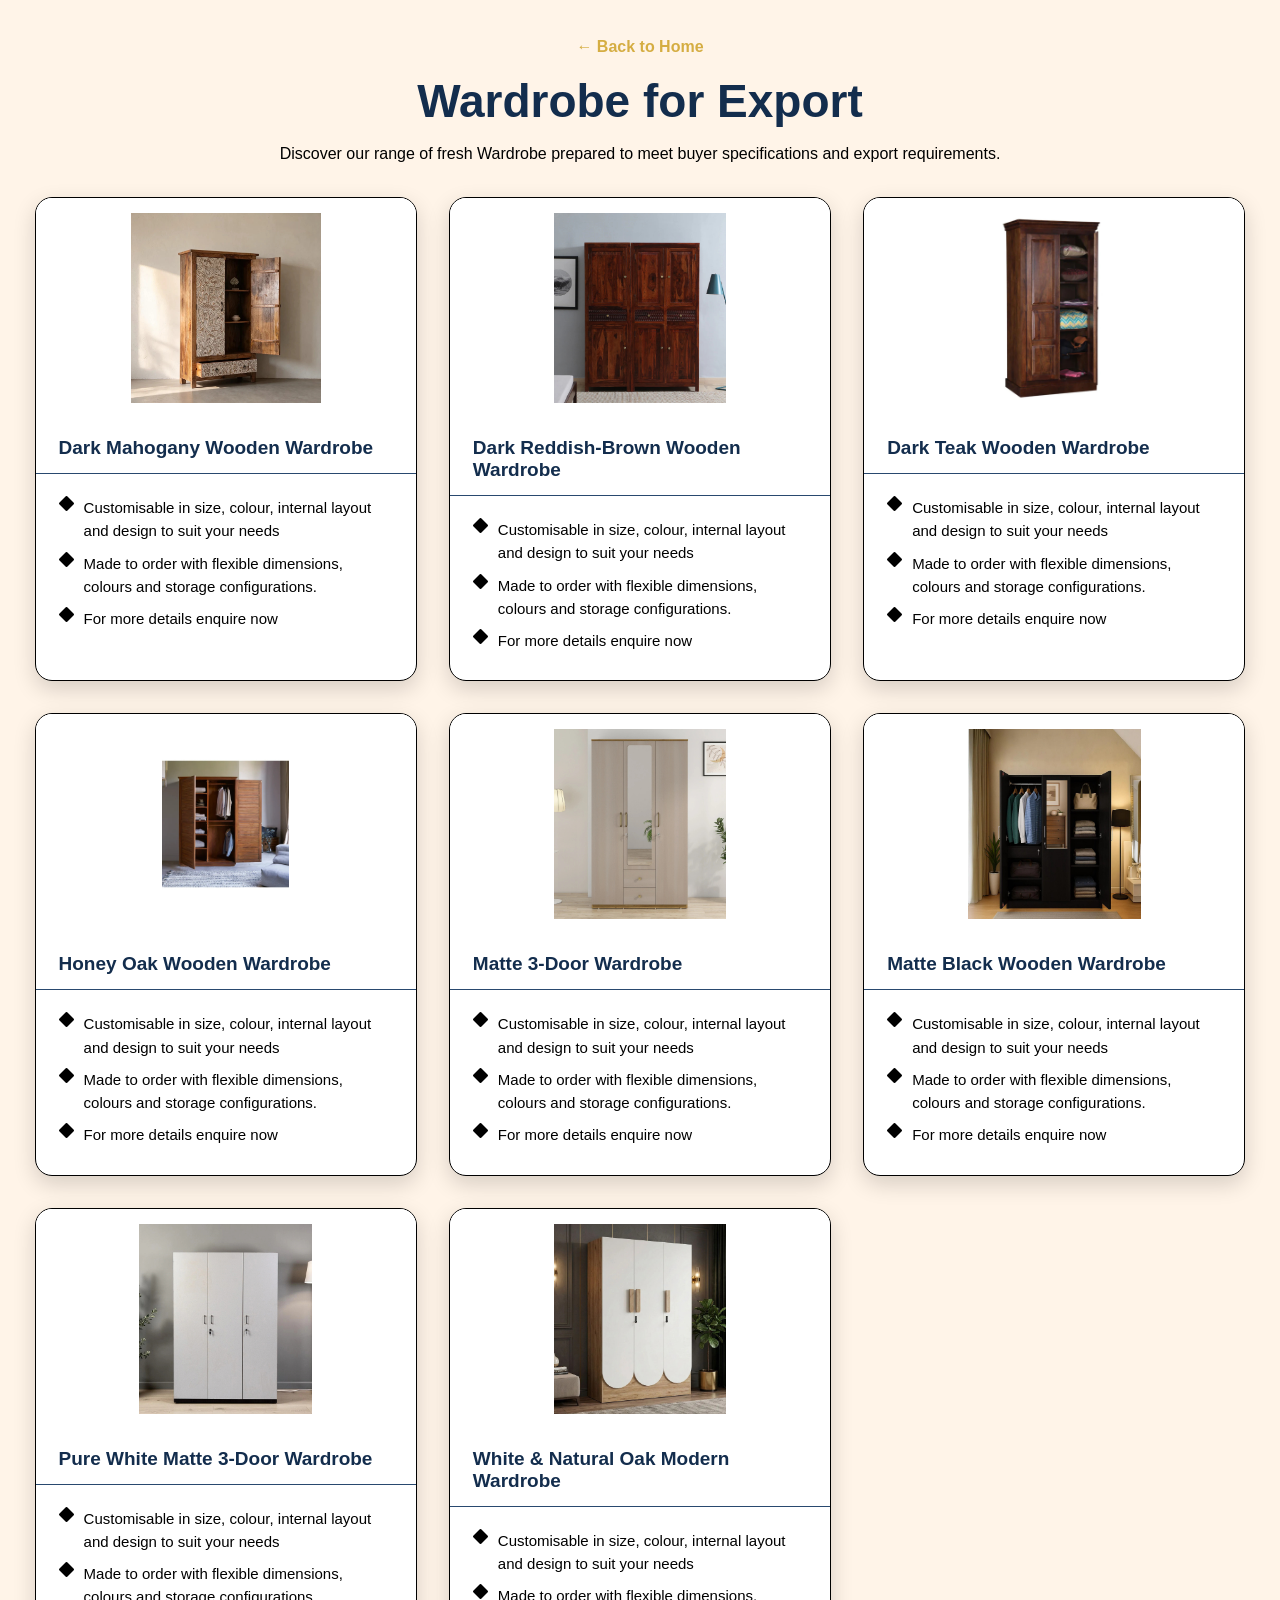
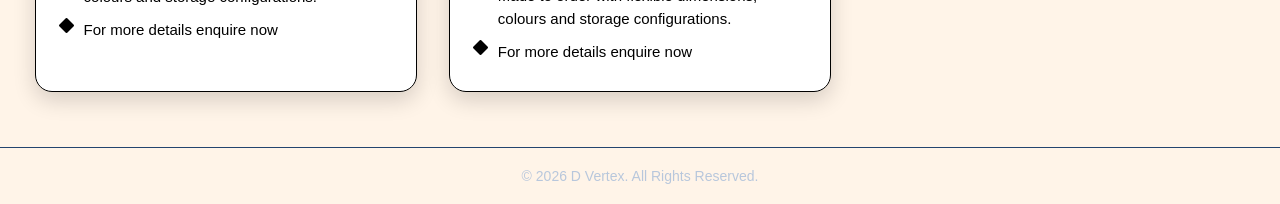
<file: wardrobe.html>
<!DOCTYPE html>
<html lang="en">
<head>
    <meta charset="UTF-8">
    <meta name="viewport" content="width=device-width, initial-scale=1.0">
    <title>SOFA for Export | D Vertex</title>
    <link rel="stylesheet" href="css/category.css">
    <link rel="stylesheet" href="https://cdnjs.cloudflare.com/ajax/libs/font-awesome/6.6.0/css/all.min.css">
</head>
<body>
    <header class="page-header">
        <a class="back-link" href="index.html">← Back to Home</a>
        <h1>Wardrobe for Export</h1>
        <p>Discover our range of fresh Wardrobe prepared to meet buyer specifications and export requirements.</p>
    </header>

    <main class="product-section">
        <div class="product-grid">

        <article class="product-card">
            <div class="product-image">
                <img src="images/Almara/Dark Mahogany Wooden Wardrobe.jpg" alt="Dark Mahogany Wooden Wardrobe" loading="lazy">
                <a class="enquiry-link" href="contact.html">Enquire</a>
            </div>
            <h2 class="product-title">Dark Mahogany Wooden Wardrobe</h2>
            <ul class="product-details">
                    <li><i class="fa-solid fa-diamond"></i><span>Customisable in size, colour, internal layout and design to suit your needs</span></li>
                    <li><i class="fa-solid fa-diamond"></i><span>Made to order with flexible dimensions, colours and storage configurations.</span></li>
                    <li><i class="fa-solid fa-diamond"></i><span>For more details enquire now</span></li>
            </ul>
        </article>
        <article class="product-card">
            <div class="product-image">
                <img src="images/Almara/Dark Reddish-Brown Wooden Wardrobe.jpg" alt="Dark Reddish-Brown Wooden Wardrobe" loading="lazy">
                <a class="enquiry-link" href="contact.html">Enquire</a>
            </div>
            <h2 class="product-title">Dark Reddish-Brown Wooden Wardrobe</h2>
            <ul class="product-details">
                    <li><i class="fa-solid fa-diamond"></i><span>Customisable in size, colour, internal layout and design to suit your needs</span></li>
                    <li><i class="fa-solid fa-diamond"></i><span>Made to order with flexible dimensions, colours and storage configurations.</span></li>
                    <li><i class="fa-solid fa-diamond"></i><span>For more details enquire now</span></li>
            </ul>
        </article>
        <article class="product-card">
            <div class="product-image">
                <img src="images/Almara/Dark Teak Wooden Wardrobe.jpg" alt="Dark Teak Wooden Wardrobe" loading="lazy">
                <a class="enquiry-link" href="contact.html">Enquire</a>
            </div>
            <h2 class="product-title">Dark Teak Wooden Wardrobe</h2>
            <ul class="product-details">
                    <li><i class="fa-solid fa-diamond"></i><span>Customisable in size, colour, internal layout and design to suit your needs</span></li>
                    <li><i class="fa-solid fa-diamond"></i><span>Made to order with flexible dimensions, colours and storage configurations.</span></li>
                    <li><i class="fa-solid fa-diamond"></i><span>For more details enquire now</span></li>
            </ul>
        </article>
        <article class="product-card">
            <div class="product-image">
                <img src="images/Almara/Honey Oak Wooden Wardrobe.jpg" alt="Honey Oak Wooden Wardrobe" loading="lazy">
                <a class="enquiry-link" href="contact.html">Enquire</a>
            </div>
            <h2 class="product-title">Honey Oak Wooden Wardrobe</h2>
            <ul class="product-details">
                    <li><i class="fa-solid fa-diamond"></i><span>Customisable in size, colour, internal layout and design to suit your needs</span></li>
                    <li><i class="fa-solid fa-diamond"></i><span>Made to order with flexible dimensions, colours and storage configurations.</span></li>
                    <li><i class="fa-solid fa-diamond"></i><span>For more details enquire now</span></li>
            </ul>
        </article>
        <article class="product-card">
            <div class="product-image">
                <img src="images/Almara/Matte 3-Door Wardrobe.jpg" alt="Matte 3-Door Wardrobe" loading="lazy">
                <a class="enquiry-link" href="contact.html">Enquire</a>
            </div>
            <h2 class="product-title">Matte 3-Door Wardrobe</h2>
            <ul class="product-details">
                    <li><i class="fa-solid fa-diamond"></i><span>Customisable in size, colour, internal layout and design to suit your needs</span></li>
                    <li><i class="fa-solid fa-diamond"></i><span>Made to order with flexible dimensions, colours and storage configurations.</span></li>
                    <li><i class="fa-solid fa-diamond"></i><span>For more details enquire now</span></li>
            </ul>
        </article>
        <article class="product-card">
            <div class="product-image">
                <img src="images/Almara/Matte Black Wooden Wardrobe.jpg" alt="Matte Black Wooden Wardrobe" loading="lazy">
                <a class="enquiry-link" href="contact.html">Enquire</a>
            </div>
            <h2 class="product-title">Matte Black Wooden Wardrobe</h2>
            <ul class="product-details">
                    <li><i class="fa-solid fa-diamond"></i><span>Customisable in size, colour, internal layout and design to suit your needs</span></li>
                    <li><i class="fa-solid fa-diamond"></i><span>Made to order with flexible dimensions, colours and storage configurations.</span></li>
                    <li><i class="fa-solid fa-diamond"></i><span>For more details enquire now</span></li>
            </ul>
        </article>
        <article class="product-card">
            <div class="product-image">
                <img src="images/Almara/Pure White Matte 3-Door Wardrobe.jpg" alt="Pure White Matte 3-Door Wardrobe" loading="lazy">
                <a class="enquiry-link" href="contact.html">Enquire</a>
            </div>
            <h2 class="product-title">Pure White Matte 3-Door Wardrobe</h2>
            <ul class="product-details">
                    <li><i class="fa-solid fa-diamond"></i><span>Customisable in size, colour, internal layout and design to suit your needs</span></li>
                    <li><i class="fa-solid fa-diamond"></i><span>Made to order with flexible dimensions, colours and storage configurations.</span></li>
                    <li><i class="fa-solid fa-diamond"></i><span>For more details enquire now</span></li>
            </ul>
        </article>
        <article class="product-card">
            <div class="product-image">
                <img src="images/Almara/White & Natural Oak Modern Wardrobe.jpg" alt="White & Natural Oak Modern Wardrobe" loading="lazy">
                <a class="enquiry-link" href="contact.html">Enquire</a>
            </div>
            <h2 class="product-title">White & Natural Oak Modern Wardrobe</h2>
            <ul class="product-details">
                    <li><i class="fa-solid fa-diamond"></i><span>Customisable in size, colour, internal layout and design to suit your needs</span></li>
                    <li><i class="fa-solid fa-diamond"></i><span>Made to order with flexible dimensions, colours and storage configurations.</span></li>
                    <li><i class="fa-solid fa-diamond"></i><span>For more details enquire now</span></li>
            </ul>
        </article>  
        
        
        
        
        </div>
    </main>

    <footer class="page-footer">
        © 2026 D Vertex. All Rights Reserved.
    </footer>
</body>
</html>
</file>
<file: css/style.css>
*{margin:0;padding:0;box-sizing:border-box;font-family:Arial}body{background:#f5f5f5}.top-bar{background:#222;color:#fff;padding:10px 20px;display:flex;justify-content:space-between}header{position:absolute;top:40px;width:100%;display:flex;justify-content:space-between;padding:20px;color:#fff}nav a{margin:0 10px}.hero{height:100vh;background:url('https://images.unsplash.com/photo-1505693416388-ac5ce068fe85?auto=format&fit=crop&w=1400&q=80') center/cover;position:relative}.overlay{position:absolute;inset:0;background:rgba(0,0,0,.45);display:flex;flex-direction:column;align-items:center;justify-content:center;color:#fff}.btn{border:2px solid #FFF4E8;padding:12px 30px;border-radius:30px}.what {
    padding: 70px 8%;
    background-color: #FFF4E8;
}.what h2{text-align:center;margin-bottom:40px}.grid{display:grid;grid-template-columns:repeat(2,1fr);gap:20px}.card{background:#fff;padding:25px;border-radius:8px;text-align:center}.card i{font-size:40px;color:#1d4db6;margin-bottom:15px}@media(max-width:768px){.grid{grid-template-columns:1fr}}/*=========================
  MENU BAR
==========================*/

.menu-bar{

    position:absolute;


    left:0;

    width:100%;

    padding:20px 80px;

    background:rgba(0, 0, 0, 0.041);

    display:flex;

    justify-content:flex-end;

    align-items:center;

    z-index:1000;

}

.menu-bar ul{
    background: #ffffff;

    display:flex;

    list-style:none;

    margin:0;

    padding:0;

    gap:45px;

}

.menu-bar ul li{

    display:inline-block;

}

.menu-bar ul li a{

    color:white;

    text-decoration:none;

    font-size:18px;

    font-weight:600;

    transition:.3s;

}

.menu-bar ul li a:hover{

    background:#f7941d;

    color:white;

}
/* HERO SECTION */

.hero{
    position:relative;
    width:100%;
    height:100vh;
    overflow:hidden;
}

.hero-image{
    width:100%;
    height:100%;
    object-fit:cover;
}

.hero::before{
    content:"";
    position:absolute;
    inset:0;
    background:rgba(0,0,0,0.35);
}

.hero-content{
    position:absolute;
    top:50%;
    left:50%;
    transform:translate(-50%,-50%);
    text-align:center;
    color:#fff;
    z-index:2;
}

.hero-content h3{
    font-size:45px;
    margin-bottom:15px;
}

.hero-content h1{
    font-size:65px;
    margin-bottom:30px;
}

.btn{
    display:inline-block;
    padding:100px 80px;
    border:2px solid white;
    color:white;
    text-decoration:none;
    border-radius:40px;
    transition:.3s;
    display: inline-block;
    margin-top: 22px;
}

.btn:hover{
    background:white;
    color:black;
}
/* HERO */

.hero{
    position:relative;
    width:100%;
    height:100vh;
    overflow:hidden;
}

.slides{
    width:100%;
    height:100%;
    position:relative;
}

.slide{
    position:absolute;
    width:100%;
    height:100%;
    opacity:0;
    transition:opacity 1s ease;
}

.slide.active{
    opacity:1;
}

.slide img{
    width:100%;
    height:100%;
    object-fit:cover;
}

.overlay{
    position:absolute;
    top:0;
    left:0;
    width:100%;
    height:100%;
    background:rgba(0,0,0,.35);
}

.hero-content{
    position:absolute;
    top:50%;
    left:50%;
    transform:translate(-50%,-50%);
    color:#fff;
    text-align:center;
    z-index:5;
}

.hero-content h3{
    font-size:28px;
    margin-bottom:15px;
}

.hero-content h1{
    font-size:70px;
    margin-bottom:25px;
}

.btn{
    padding:15px 40px;
    border:2px solid white;
    color:white;
    text-decoration:none;
    border-radius:40px;
}

.prev,
.next{
    position:absolute;
    top:50%;
    transform:translateY(-50%);
    background:none;
    border:none;
    color:white;
    font-size:45px;
    cursor:pointer;
    z-index:10;
}

.prev{
    left:30px;
}

.next{
    right:30px;
}

.dots{
    position:absolute;
    bottom:30px;
    width:100%;
    text-align:center;
    z-index:10;
}

.dot{
    width:12px;
    height:12px;
    background:white;
    display:inline-block;
    border-radius:50%;
    margin:5px;
    opacity:.5;
}

.dot.active{
    opacity:1;
    background:#f7941d;
}

/*==========================
 WHAT WE EXPORT
==========================*/

.export-section{

    padding:150px 8%;
    padding-top: 40px;

    background:#FFF4E8;

}

.export-section h2{

    text-align:center;

    font-size:50px;

    margin-bottom:60px;

    font-weight:bold;

}

.export-container{

    display:grid;

    grid-template-columns:repeat(3,1fr);

    gap:35px;

}

.export-card{

    background:white;

    box-shadow:0 5px 20px rgba(0,0,0,.12);

    overflow:hidden;

    transition:.3s;

}


.export-card:hover{

    transform:translateY(-10px);

}

.export-card img{

    width:100%;

    height:240px;

    object-fit:cover;

}

.card-content{

    padding:30px;

}

.card-content h3{

    text-align:center;

    color:#f58220;

    margin-bottom:20px;

    font-size:30px;

}

.card-content p{

    line-height:1.8;

    font-size:18px;

    text-align:justify;

}



.card-footer a{

    width:50px;

    height:50px;

    display:inline-flex;

    justify-content:center;

    align-items:center;

    background:white;

    border-radius:50%;

    color:#ff7a00;

    margin-left:10px;

    text-decoration:none;

    font-size:22px;

}

.card-footer a:hover{

    background:#ff7a00;

    color:white;

}

@media(max-width:992px){

.export-container{

grid-template-columns:1fr;

}

}
/*=================================
        WHY CHOOSE US
=================================*/

.choose-us{

    padding:90px 8%;

    background:#FFF4E8;

}

.choose-us h2{

    text-align:center;

    font-size:48px;

    margin-bottom:70px;

    font-weight:700;

}

.choose-grid{

    display:grid;

    grid-template-columns:repeat(3,1fr);

    gap:40px;

}

.choose-card{

    background:linear-gradient(to bottom,#ffffff 70%,#c9d8ff 100%);

    border-radius:25px;

    text-align:center;

    padding:55px 30px;

    box-shadow:12px 12px 20px rgba(0,0,0,.30);

    transition:.3s;

}

.choose-card:hover{

    transform:translateY(-10px);

}

.choose-card .icon{

    font-size:65px;

    color:#f58220;

    margin-bottom:35px;

}

.choose-card h3{

    font-size:32px;

    font-weight:600;

}

/* Responsive */

@media(max-width:992px){

.choose-grid{

grid-template-columns:1fr;

}

}
/*===========================
    MEMBERSHIP SECTION
===========================*/

.membership{

    padding:40px 8%;

    background:#FFF4E8;

}

.membership h2{

    text-align:center;

    font-size:48px;

    font-weight:700;

    margin-bottom:40px;
    margin-top: 40px;

}
.membership P{

    text-align:center;

    font-size:30px;

    margin-bottom:10px;

}

.certificate-grid{

    display:grid;

    grid-template-columns:repeat(3,1fr);

    gap:60px;

    align-items:center;

    justify-items:center;

}

.certificate{

    transition:.3s;

}

.certificate:hover{

    transform:scale(1.08);

}

.certificate img{

    width:220px;

    height:220px;

    object-fit:contain;

}
/*==========================
        FOOTER
===========================*/

.footer{

    background:#1d272d;

    color:white;

    padding:70px 8% 20px;

}

.footer-container{

    display:grid;

    grid-template-columns:1.3fr 1fr 1fr 1fr;

    gap:50px;

}

.footer-logo{

    width:220px;
    border-radius: 50%
}

.footer-box h3{

    margin-bottom:25px;

    font-size:28px;

}

.footer-box ul{

    list-style:none;

    padding:0;

}

.footer-box ul li{

    margin-bottom:15px;

}

.footer-box ul li a{

    color:#ff8c00;

    text-decoration:none;

    transition:.3s;

}

.footer-box ul li a:hover{

    color:white;

    padding-left:8px;

}

.footer-box p{

    margin-bottom:18px;

    color:#ddd;

}

.footer-box i{

    color:#ff8c00;

    margin-right:10px;

}

.social-icons{

    margin-top:25px;

}

.social-icons a{

    display:inline-flex;

    justify-content:center;

    align-items:center;

    width:42px;

    height:42px;

    background:#2b3941;

    border-radius:6px;

    margin-right:10px;

    color:white;

    text-decoration:none;

    transition:.3s;

}

.social-icons a:hover{

    background:#ff8c00;

}

.copyright{

    text-align:center;

    margin-top:50px;

    padding-top:20px;

    border-top:1px solid rgba(255,255,255,.15);

    color:#ff8c00;

    font-size:18px;

}

/* Mobile */

@media(max-width:992px){

.footer-container{

grid-template-columns:1fr;

text-align:center;

}

.social-icons{

justify-content:center;

display:flex;

}

}
/*==============================
CONTACT PAGE
==============================*/

.contact-banner{

height:220px;

background:#000;

display:flex;

justify-content:center;

align-items:center;

}

.contact-banner h1{

color:#fff;

font-size:60px;

font-weight:600;

}

.contact-wrapper{

width:90%;

margin:70px auto;

display:grid;

grid-template-columns:1.2fr .8fr;

gap:60px;

align-items:start;

}

.contact-left h2{

font-size:48px;

color:#3556a8;

margin-bottom:30px;

}

.contact-left p{

font-size:19px;

line-height:1.9;

margin-bottom:25px;

text-align:justify;

}

.contact-details{

margin-top:40px;

}

.contact-details p{

font-size:20px;

margin-bottom:18px;

}

.contact-details i{

color:#f58220;

margin-right:12px;

width:25px;

}

.contact-right{

background:#3556a8;

padding:35px;

}

.contact-right h3{

color:#fff;

font-size:32px;

margin-bottom:25px;

}

.contact-right form{

display:flex;

flex-direction:column;

gap:18px;

}

.contact-right input,

.contact-right textarea{

padding:16px;

border:none;

font-size:17px;

outline:none;

}

.contact-right textarea{

height:160px;

resize:none;

}

.contact-right button{

background:#f58220;

color:#fff;

border:none;

padding:16px;

font-size:20px;

cursor:pointer;

transition:.3s;

}

.contact-right button:hover{

background:#d96b08;

}

/* Responsive */

@media(max-width:900px){

.contact-wrapper{

grid-template-columns:1fr;

}

.contact-banner h1{

font-size:42px;

}

.contact-left h2{

font-size:38px;

}

}

/* Remove default link styling */
.export-link {
    text-decoration: none;

    color: inherit;
    display: block;
}

/* Make cards clickable */
.export-card {
    cursor: pointer;
    transition: transform 0.3s ease, box-shadow 0.3s ease;
}

/* Hover effect */
.export-card:hover {
    transform: translateY(-8px);
    box-shadow: 0 12px 25px rgba(0,0,0,0.15);
}

/* Keyboard accessibility */
.export-link:focus-visible {
    outline: 3px solid #ff7a1a;
    outline-offset: 5px;
}
/* Adjust SOFA description spacing separately */
.export-container > .export-link:nth-child(3) .card-content p {
    line-height: 1.33;
    word-spacing: 1px;
    letter-spacing: 0px;
}
html {
    scroll-behavior: smooth;
}
/*valaar logo top bar*/
.menu-bar {
    position: relative;
}

.menu-logo {
    position: absolute;
    left: 12px;
    top: 50%;
    transform: translateY(-50%);
}

.menu-logo img {
    display: block;
    width: auto;
    height: 36px;
    border-radius: 8px;
}
.menu-bar {
    background: #222;
}
.menu-bar {
    background: linear-gradient(110deg, #000000, #121313);
    padding: 12px clamp(16px, 3vw, 40px);
}

.menu-bar ul {
    display: flex;
    flex-wrap: wrap;
    justify-content: flex-end;
    align-items: center;
    gap: 10px clamp(14px, 3vw, 42px);
    list-style: none;
    margin: 0;
    padding: 0;
    background: transparent;
}

.menu-bar ul a {
    color: #fff9ed;
    font-size: 0.85rem;
    font-weight: 600;
    letter-spacing: 0.08em;
    text-decoration: none;
    transition: color 180ms ease;
}

.menu-bar ul a:hover,
.menu-bar ul a:focus-visible {
    color: #e7c67d;
}
/* BLUE HERO NAVIGATION */
/* Keep the homepage navigation over the slideshow */
.hero-nav {
    position: absolute;
    inset: 0 0 auto;
    z-index: 20;

    background: rgba(12, 24, 29, 0.26);
    -webkit-backdrop-filter: blur(5px);
    backdrop-filter: blur(5px);
    border-bottom: 0;
}
/* To replace the orange hover highlight with a white underline */

.menu-bar ul li a:hover,
.menu-bar ul li a:focus-visible {
    background: transparent;
    color: #fff;
    text-decoration: underline;
    text-underline-offset: 5px;
}
/* Mobile and tablet layout */
@media (max-width: 900px) {
    /* Location and email bar */
    .top-bar {
        flex-wrap: wrap;
        justify-content: center;
        gap: 6px 16px;
        padding: 8px 12px;
        font-size: 14px;
        text-align: center;
        overflow-wrap: anywhere;
    }

    /* Navigation */
    .menu-bar {
        justify-content: center;
        flex-wrap: wrap;
        gap: 6px;
        padding: 8px 12px;
    }

    .menu-logo {
        position: static;
        display: flex;
        justify-content: center;
        flex-basis: 100%;
        transform: none;
    }

    .menu-bar ul {
        flex: 1 1 100%;
        justify-content: center;
        gap: 0 8px;
    }

    .menu-bar ul li a {
        display: inline-flex;
        align-items: center;
        min-height: 44px;
        margin: 0;
        padding: 0 5px;
        font-size: 12px;
        letter-spacing: 0.02em;
    }

    /* Homepage slideshow */
    .hero {
        height: auto;
        min-height: 480px;
        min-height: max(480px, 72svh);
        display: flex;
        flex-direction: column;
    }

    .hero .slides {
        position: absolute;
        inset: 0;
    }

    .hero-content {
        position: relative;
        top: auto;
        left: auto;
        transform: none;
        width: 100%;
        max-width: 620px;
        margin: auto;
        padding: 144px 18px 96px;
    }

    .hero-content h1 {
        font-size: clamp(28px, 8vw, 48px);
        line-height: 1.12;
        margin-bottom: 12px;
    }

    .hero-content h2 {
        font-size: clamp(16px, 4vw, 22px);
    }

    .hero-content .btn {
        margin-top: 16px;
        padding: 12px 24px;
    }

    .hero .prev,
    .hero .next {
        top: auto;
        bottom: 12px;
        width: 44px;
        height: 44px;
        font-size: 28px;
        transform: none;
    }

    .hero .prev { left: 12px; }
    .hero .next { right: 12px; }
    .hero .dots { bottom: 24px; }

    /* Homepage sections */
    .what,
    .export-section,
    .choose-us,
    .membership {
        padding: 42px 5%;
    }

    .export-section h2,
    .choose-us h2,
    .membership h2 {
        margin: 0 0 20px;
        font-size: clamp(24px, 6vw, 36px);
        overflow-wrap: anywhere;
    }

    .membership p {
        font-size: 18px;
    }

    .card-content {
        padding: 20px;
    }

    .card-content p,
    .contact-left p {
        text-align: left;
    }

    .footer-logo {
        max-width: 100%;
        height: auto;
    }

    /* Contact page */
    .contact-wrapper {
        grid-template-columns: minmax(0, 1fr);
        gap: 24px;
        margin: 32px auto;
    }

    .contact-details p {
        overflow-wrap: anywhere;
    }

    .contact-right {
        min-width: 0;
        padding: 18px;
    }

    .contact-right input,
    .contact-right textarea {
        width: 100%;
        min-width: 0;
    }
}
/* Give all homepage product cards the same height */
.export-container {
    grid-auto-rows: 1fr;
}

.export-container > .export-link {
    display: flex;
    flex-direction: column;
    min-width: 0;
}

.export-container .export-card {
    flex: 1;
    display: flex;
    flex-direction: column;
}

.export-container .export-card img {
    flex-shrink: 0;
}

.export-container .card-footer {
    margin-top: auto;
}
#services .grid {
    grid-template-columns: repeat(3, minmax(0, 1fr));
    gap: 20px;
}

#services .sourcing-card {
    grid-column: 2;
}

@media (max-width: 768px) {
    #services .grid {
        grid-template-columns: 1fr;
    }

    #services .sourcing-card {
        grid-column: 1;
    }
}
@media (width > 900px) {
    #services h2 {
        font-size: 48px;
    }
}
</file>
<file: css/category.css>
/* D VERTEX product category pages */
* {
    margin: 0;
    padding: 0;
    box-sizing: border-box;
    font-family: Arial, Helvetica, sans-serif;
}
body { background: #FFF4E8; color: #132d4d; }
.page-header { padding: 38px 6% 30px; text-align: center; }
.back-link {
    display: inline-block; margin-bottom: 18px; color: #d5ad42;
    text-decoration: none; font-weight: 700;
}
.back-link:hover { color: #fff; }
.page-header h1 { margin-bottom: 12px; font-size: clamp(30px, 4vw, 46px); }
.page-header p {
    max-width: 780px; margin: 0 auto; color: #000000;
    font-size: 16px; line-height: 1.7;
}
.product-section { padding: 0 2.7% 55px; }
.product-grid {
    display: grid; grid-template-columns: repeat(3, minmax(0, 1fr));
    gap: 32px; max-width: 1400px; margin: 0 auto;
}
.product-card {
    position: relative; overflow: hidden; border: 1px solid #000000;
    border-radius: 17px; background: #fff;
    box-shadow: 0 8px 22px rgba(0,0,0,.16);
    transition: transform .25s ease, box-shadow .25s ease;
}
.product-card:hover {
    transform: translateY(-6px); box-shadow: 0 14px 28px rgba(0, 0, 0, 0.28);
}
.product-image {
    position: relative; height: 220px; display: flex; align-items: center;
    justify-content: center; overflow: hidden; background: #fff;
}
.product-image img { width: 100%; height: 100%; padding: 15px; object-fit: contain; }
.product-number {
    position: absolute; z-index: 2; top: 12px; left: 12px; width: 34px;
    height: 34px; display: grid; place-items: center; border-radius: 50%;
    background: #d5ad42; color: #10233d; font-weight: 700;
    box-shadow: 0 2px 6px rgba(0,0,0,.2);
}
.enquiry-link {
    position: absolute; top: 50%; left: 50%;
    transform: translate(-50%, -35%); padding: 11px 17px; border-radius: 8px;
    background: #ffffffad; color: #10233d; font-weight: 700;
    text-decoration: none; white-space: nowrap; opacity: 0;
    transition: opacity .2s ease, transform .2s ease;
}
.product-card:hover .enquiry-link,
.product-card:focus-within .enquiry-link {
    opacity: 1; transform: translate(-50%, -50%);
}
.product-title { padding: 19px 23px 14px; border-bottom: 1px solid #29496f; font-size: 19px; }
.product-details { list-style: none; padding: 13px 23px 19px; }
.product-details li {
    display: flex; align-items: flex-start; gap: 10px; margin: 9px 0;
    color: #000000; font-size: 15px; line-height: 1.55;
}
.tick { flex: 0 0 auto; color: #d5ad42; font-weight: 700; }
.page-footer {
    padding: 20px; border-top: 1px solid #23446e;
    color: #b8c7dc; text-align: center; font-size: 14px;
}
@media (max-width: 1000px) {
    .product-grid { grid-template-columns: repeat(2, minmax(0, 1fr)); gap: 22px; }
}
@media (max-width: 650px) {
    .page-header { padding: 30px 5% 24px; }
    .product-section { padding: 0 5% 35px; }
    .product-grid { grid-template-columns: 1fr; gap: 20px; }
    .product-image { height: 230px; }
    .enquiry-link { opacity: 1; transform: translate(-50%, -50%); }
}
@media (hover: none), (pointer: coarse) {
    .enquiry-link {
        opacity: 1;
        transform: translate(-50%, -50%);
        display: inline-flex;
        align-items: center;
        min-height: 44px;
    }
}
</file>
